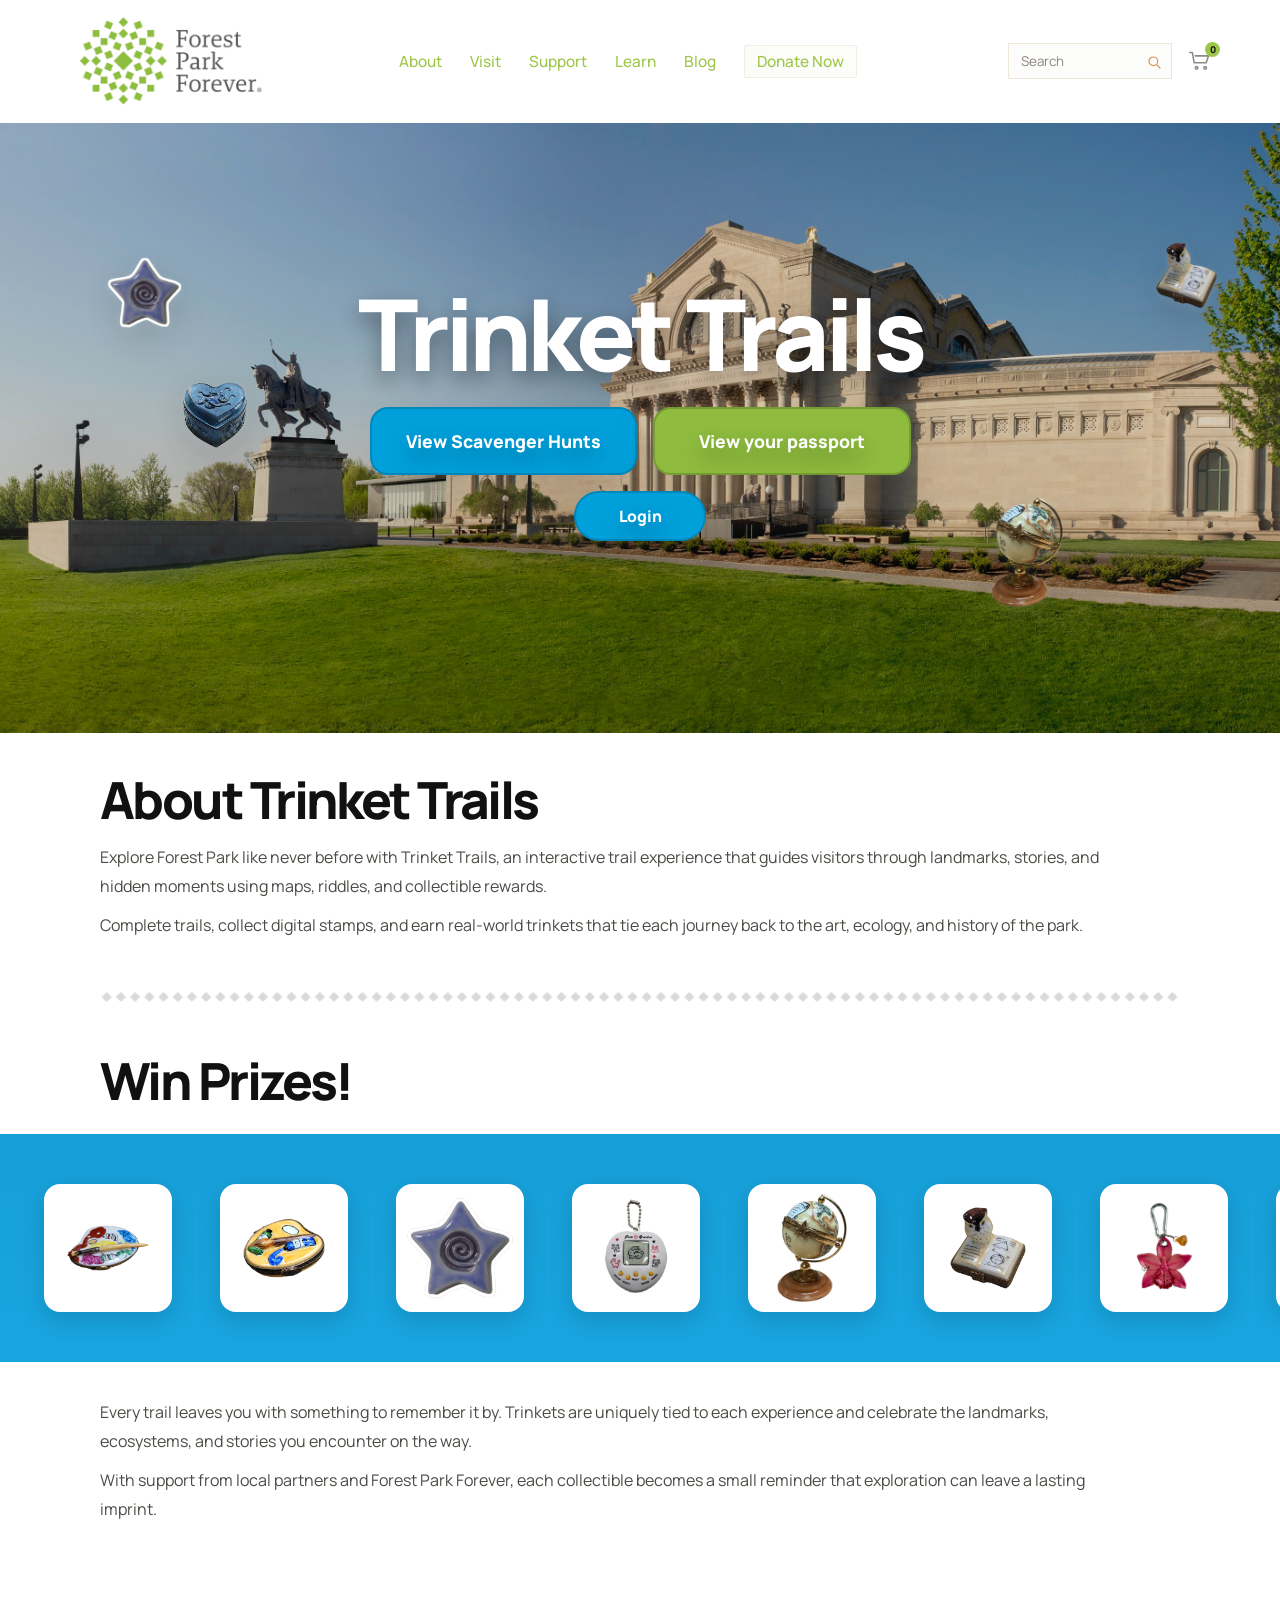
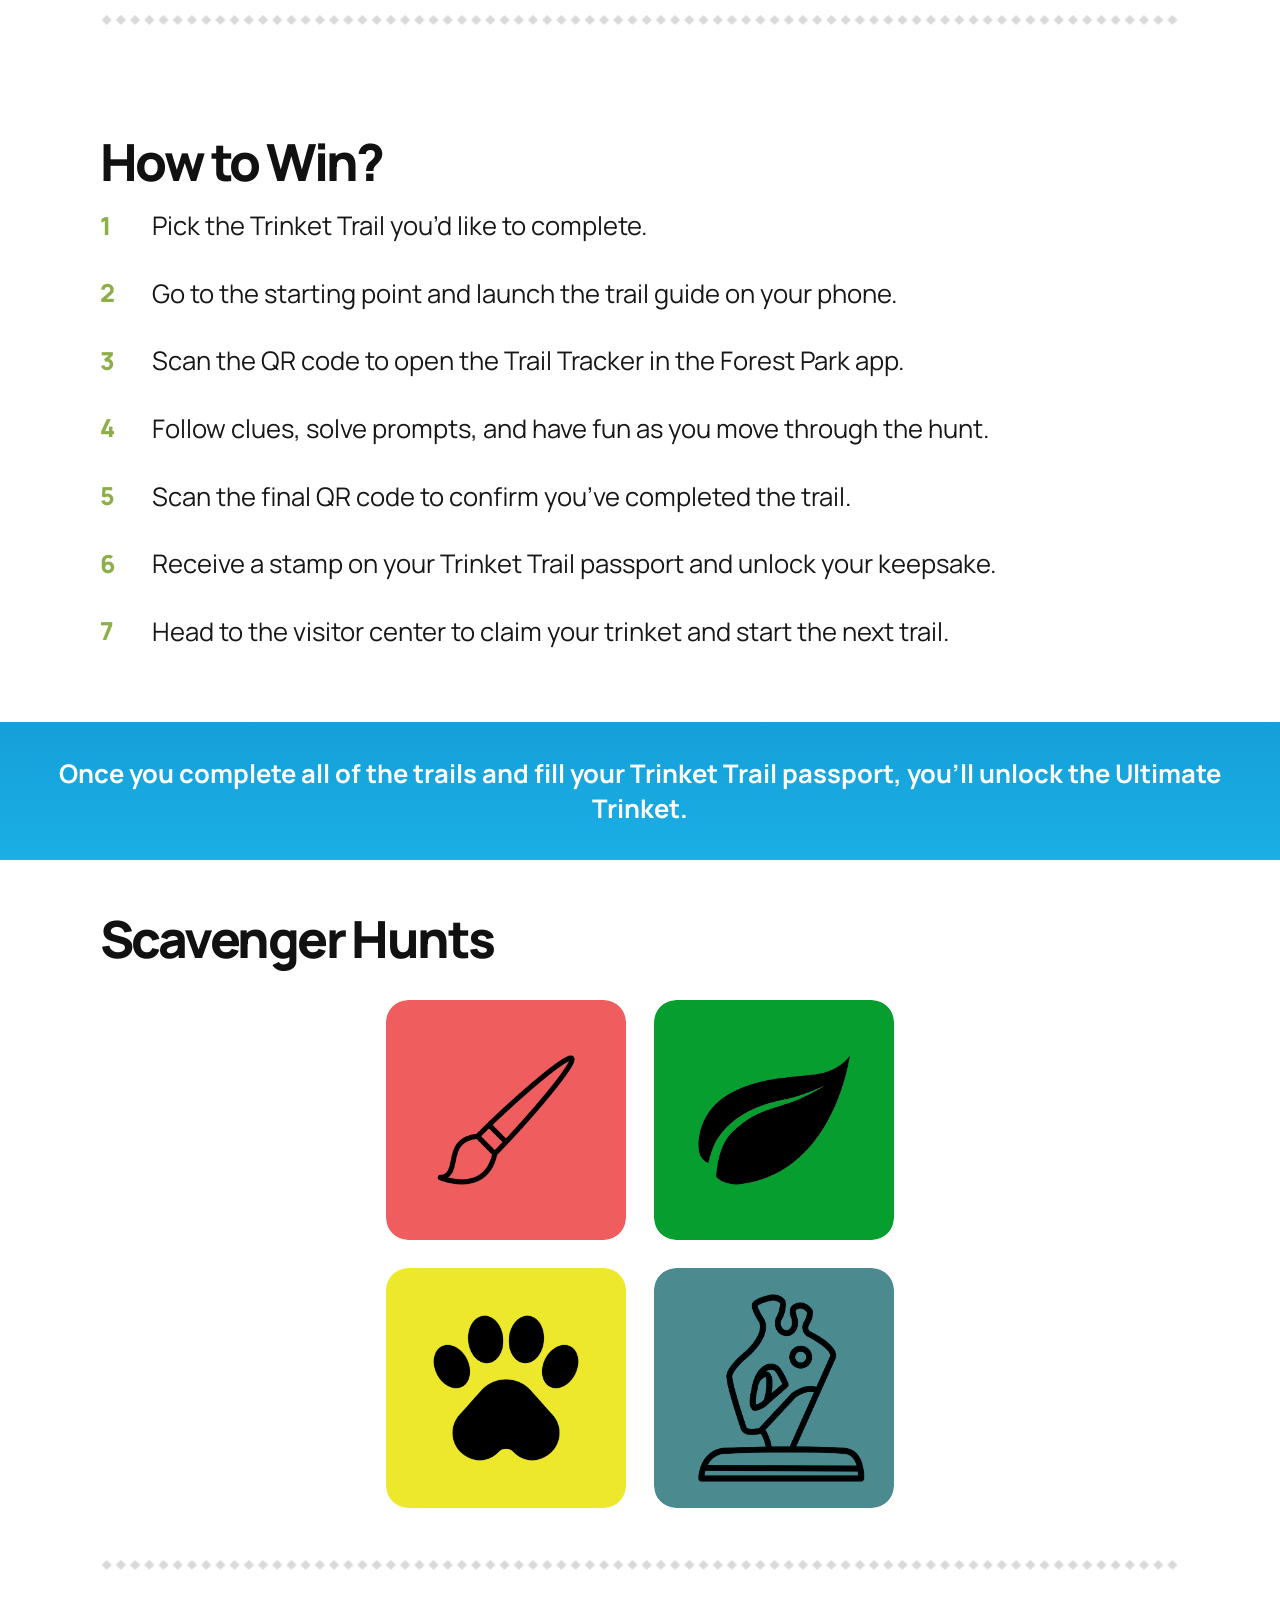
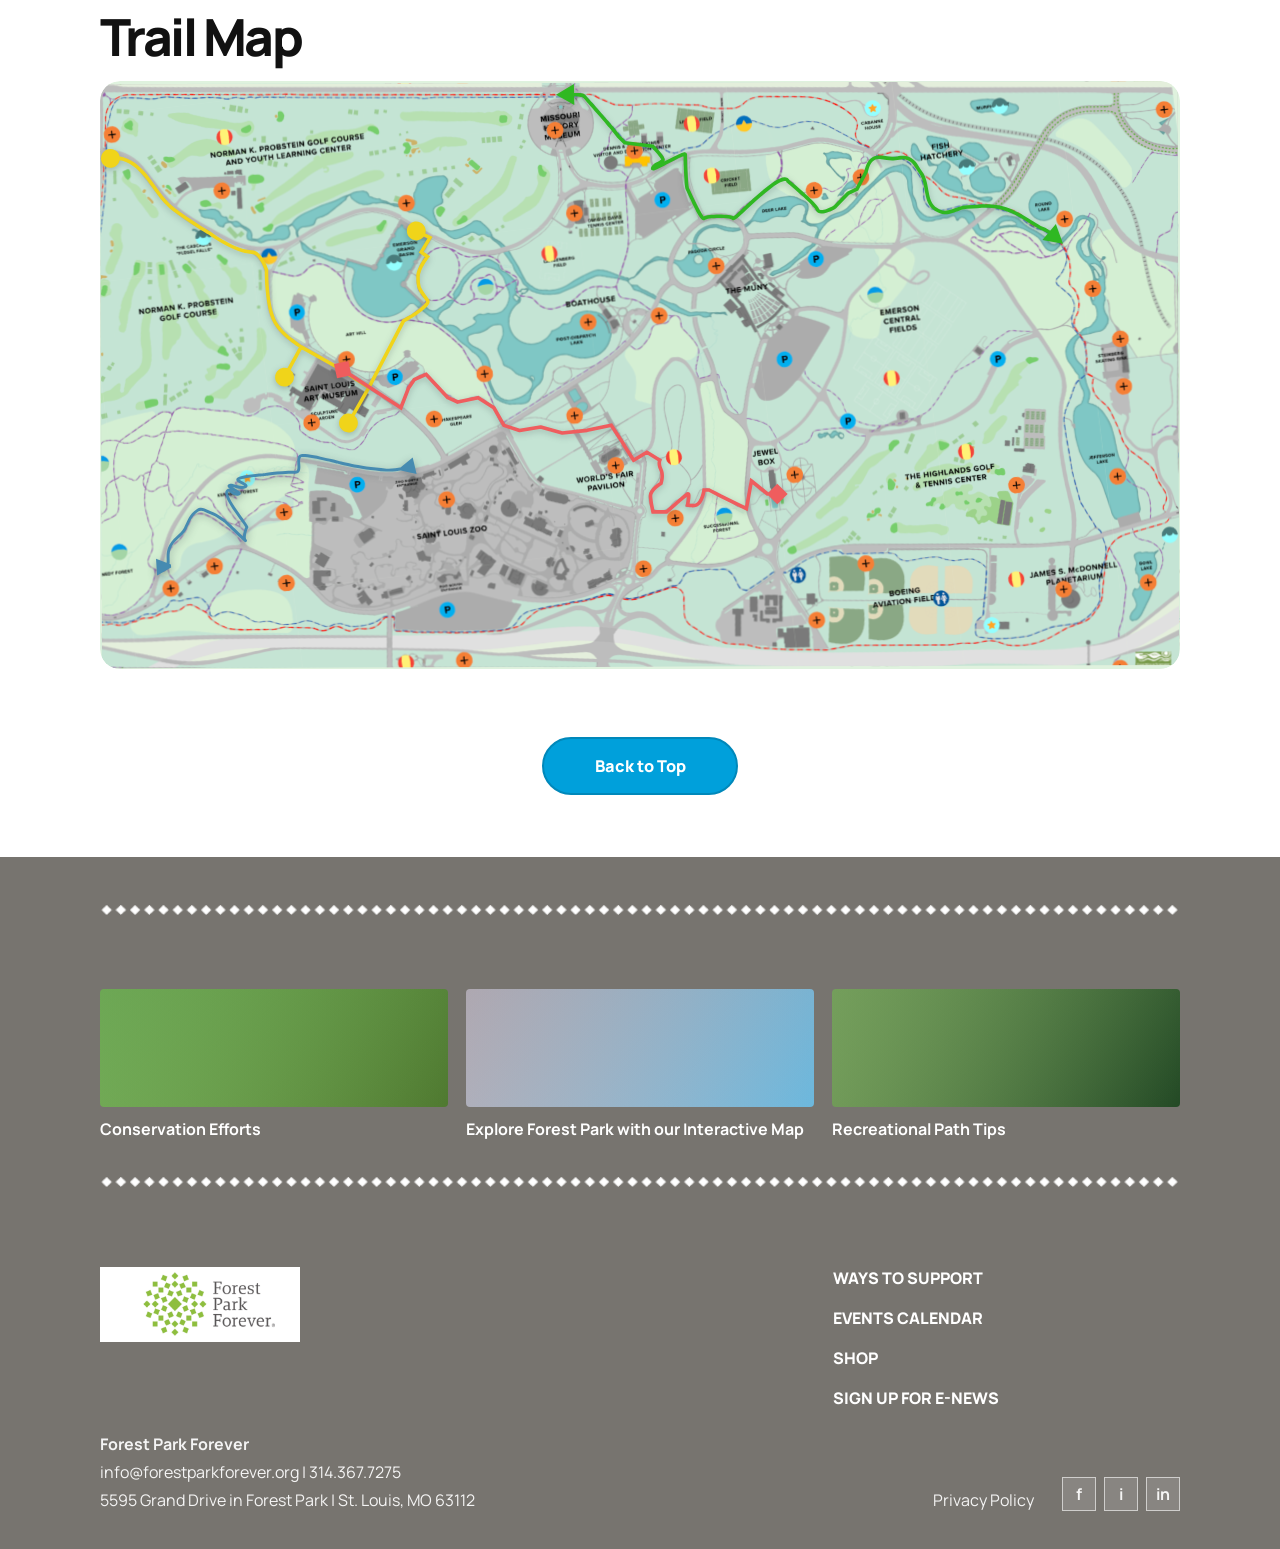
<file: index.html>
<!DOCTYPE html>
<html lang="en">
  <head>
    <meta charset="UTF-8" />
    <meta name="viewport" content="width=device-width, initial-scale=1.0" />
    <title>Trinket Trails</title>
    <link rel="preconnect" href="https://fonts.googleapis.com" />
    <link rel="preconnect" href="https://fonts.gstatic.com" crossorigin />
    <link
      href="https://fonts.googleapis.com/css2?family=Fraunces:wght@600;700&amp;family=Manrope:wght@400;500;700;800&amp;display=swap"
      rel="stylesheet"
    />
    <link rel="stylesheet" href="./styles.css" />
    <script src="./script.js" defer></script>
  </head>
  <body id="top">
    <header class="site-header">
      <a class="brand" href="#top" aria-label="Forest Park Forever home">
        <img
          class="brand-logo"
          src="./assets/fpf-logo-cropped.png"
          alt="Forest Park Forever"
        />
      </a>

      <nav class="main-nav" aria-label="Primary">
        <a href="https://www.forestparkforever.org/about">About</a>
        <a href="https://www.forestparkforever.org/visit">Visit</a>
        <a href="https://www.forestparkforever.org/support">Support</a>
        <a href="https://www.forestparkforever.org/learn">Learn</a>
        <a href="https://www.forestparkforever.org/blog">Blog</a>
        <a class="donate-link" href="https://www.forestparkforever.org/donate">Donate Now</a>
      </nav>

      <div class="header-tools">
        <label class="search-box">
          <span class="visually-hidden">Search</span>
          <input type="search" placeholder="Search" />
          <span class="search-icon" aria-hidden="true">
            <svg viewBox="0 0 24 24" role="presentation">
              <circle cx="11" cy="11" r="6.5"></circle>
              <path d="M16 16L21 21"></path>
            </svg>
          </span>
        </label>
        <button class="cart-button" type="button" aria-label="Cart">
          <svg viewBox="0 0 28 24" role="presentation">
            <path d="M2 2H5L7.2 14H21.2L24 6H8.4"></path>
            <circle cx="10" cy="20" r="1.5"></circle>
            <circle cx="20" cy="20" r="1.5"></circle>
          </svg>
          <span class="cart-count">0</span>
        </button>
      </div>
    </header>

    <main>
      <section class="hero" id="visit">
        <div class="hero-orbs" aria-hidden="true">
          <img class="hero-orb" data-trinket="coin" src="./assets/hero-trinkets/coin.png" alt="" />
          <img class="hero-orb" data-trinket="globe" src="./assets/hero-trinkets/globe.png" alt="" />
          <img class="hero-orb" data-trinket="owl" src="./assets/hero-trinkets/owl.png" alt="" />
          <img class="hero-orb" data-trinket="heart-box" src="./assets/hero-trinkets/heart-box.png" alt="" />
        </div>
        <div class="hero-inner">
          <h1>Trinket Trails</h1>
          <div class="hero-actions">
            <a class="cta-button" href="#hunts">View Scavenger Hunts</a>
            <a class="cta-button secondary-cta" href="./Passport.html">
              View your passport
            </a>
          </div>
          <button class="hero-login-button" type="button" data-login-trigger>Login</button>
        </div>
      </section>

      <section class="content-section" id="about">
        <h2>About Trinket Trails</h2>
        <p>
          Explore Forest Park like never before with Trinket Trails, an interactive trail
          experience that guides visitors through landmarks, stories, and hidden moments
          using maps, riddles, and collectible rewards.
        </p>
        <p>
          Complete trails, collect digital stamps, and earn real-world trinkets that tie
          each journey back to the art, ecology, and history of the park.
        </p>
      </section>
      <div class="mockup-divider" aria-hidden="true"></div>

      <section class="prize-section">
        <div class="content-section section-heading">
          <h2>Win Prizes!</h2>
        </div>
        <div class="prize-strip">
          <div class="prize-track">
            <article class="prize-card"><img class="prize-icon" src="./assets/prizes/prize-3.jpeg" alt="Prize trinket 3" /></article>
            <article class="prize-card"><img class="prize-icon" src="./assets/prizes/prize-4.jpeg" alt="Prize trinket 4" /></article>
            <article class="prize-card"><img class="prize-icon" src="./assets/prizes/prize-5.jpeg" alt="Prize trinket 5" /></article>
            <article class="prize-card"><img class="prize-icon" src="./assets/prizes/prize-6.jpeg" alt="Prize trinket 6" /></article>
            <article class="prize-card"><img class="prize-icon" src="./assets/prizes/prize-7.jpeg" alt="Prize trinket 7" /></article>
            <article class="prize-card"><img class="prize-icon" src="./assets/prizes/prize-8.jpeg" alt="Prize trinket 8" /></article>
            <article class="prize-card"><img class="prize-icon" src="./assets/prizes/prize-9.jpeg" alt="Prize trinket 9" /></article>
            <article class="prize-card"><img class="prize-icon" src="./assets/prizes/prize-11.jpeg" alt="Prize trinket 11" /></article>
            <article class="prize-card" aria-hidden="true"><img class="prize-icon" src="./assets/prizes/prize-3.jpeg" alt="" /></article>
            <article class="prize-card" aria-hidden="true"><img class="prize-icon" src="./assets/prizes/prize-4.jpeg" alt="" /></article>
            <article class="prize-card" aria-hidden="true"><img class="prize-icon" src="./assets/prizes/prize-5.jpeg" alt="" /></article>
            <article class="prize-card" aria-hidden="true"><img class="prize-icon" src="./assets/prizes/prize-6.jpeg" alt="" /></article>
            <article class="prize-card" aria-hidden="true"><img class="prize-icon" src="./assets/prizes/prize-7.jpeg" alt="" /></article>
            <article class="prize-card" aria-hidden="true"><img class="prize-icon" src="./assets/prizes/prize-8.jpeg" alt="" /></article>
            <article class="prize-card" aria-hidden="true"><img class="prize-icon" src="./assets/prizes/prize-9.jpeg" alt="" /></article>
            <article class="prize-card" aria-hidden="true"><img class="prize-icon" src="./assets/prizes/prize-11.jpeg" alt="" /></article>
          </div>
        </div>
        <div class="content-section prize-copy">
          <p>
            Every trail leaves you with something to remember it by. Trinkets are uniquely
            tied to each experience and celebrate the landmarks, ecosystems, and stories
            you encounter on the way.
          </p>
          <p>
            With support from local partners and Forest Park Forever, each collectible
            becomes a small reminder that exploration can leave a lasting imprint.
          </p>
        </div>
      </section>
      <div class="mockup-divider section-divider" aria-hidden="true"></div>

      <section class="content-section how-section" id="learn">
        <h2>How to Win?</h2>
        <div class="steps">
          <article class="step">
            <div class="step-number">1</div>
            <p>Pick the Trinket Trail you’d like to complete.</p>
          </article>
          <article class="step">
            <div class="step-number">2</div>
            <p>Go to the starting point and launch the trail guide on your phone.</p>
          </article>
          <article class="step">
            <div class="step-number">3</div>
            <p>Scan the QR code to open the Trail Tracker in the Forest Park app.</p>
          </article>
          <article class="step">
            <div class="step-number">4</div>
            <p>Follow clues, solve prompts, and have fun as you move through the hunt.</p>
          </article>
          <article class="step">
            <div class="step-number">5</div>
            <p>Scan the final QR code to confirm you’ve completed the trail.</p>
          </article>
          <article class="step">
            <div class="step-number">6</div>
            <p>Receive a stamp on your Trinket Trail passport and unlock your keepsake.</p>
          </article>
          <article class="step">
            <div class="step-number">7</div>
            <p>Head to the visitor center to claim your trinket and start the next trail.</p>
          </article>
        </div>
      </section>

      <section class="banner-callout">
        <p>
          Once you complete all of the trails and fill your Trinket Trail passport, you’ll
          unlock the Ultimate Trinket.
        </p>
      </section>

      <section class="content-section hunts-section" id="hunts">
        <h2>Scavenger Hunts</h2>
        <div class="hunt-grid static-hunts">
          <a
            class="hunt-card-link"
            href="./ArtWalkPath.html?promptLogin=1"
            aria-label="Open Art Walk Path"
          >
            <article class="hunt-card walk-card">
              <img src="./assets/walks/walk-1.png" alt="Art Walk icon" />
              <span class="walk-card-label">
                <span class="walk-card-title">Art Walk</span>
                <span class="walk-card-meta">25-30 min walk</span>
                <span class="walk-card-meta">Difficulty: Medium</span>
              </span>
            </article>
          </a>
          <a class="hunt-card-link" href="#hunts" aria-label="Nature Walk">
            <article class="hunt-card walk-card">
              <img src="./assets/walks/walk-3.png" alt="Nature Walk icon" />
              <span class="walk-card-label">
                <span class="walk-card-title">Nature Walk</span>
                <span class="walk-card-meta">20-25 min walk</span>
                <span class="walk-card-meta">Difficulty: Easy</span>
              </span>
            </article>
          </a>
          <a class="hunt-card-link" href="#hunts" aria-label="Animal Path">
            <article class="hunt-card walk-card">
              <img src="./assets/walks/walk-4.png" alt="Animal Path icon" />
              <span class="walk-card-label">
                <span class="walk-card-title">Animal Path</span>
                <span class="walk-card-meta">15-20 min walk</span>
                <span class="walk-card-meta">Difficulty: Easy</span>
              </span>
            </article>
          </a>
          <a class="hunt-card-link" href="#hunts" aria-label="Scultpure Stroll">
            <article class="hunt-card walk-card walk-card-sculpture">
              <img src="./assets/walks/walk-2.png" alt="Scultpure Stroll icon" />
              <span class="walk-card-label">
                <span class="walk-card-title">Scultpure Stroll</span>
                <span class="walk-card-meta">20-25 min walk</span>
                <span class="walk-card-meta">Difficulty: Easy</span>
              </span>
            </article>
          </a>
        </div>
      </section>
      <div class="mockup-divider" aria-hidden="true"></div>

      <section class="content-section map-section" id="support">
        <h2>Trail Map</h2>
        <div class="map-card">
          <div class="interactive-map" role="img" aria-label="Greater trail map with clickable trails">
            <img
              class="interactive-map-base"
              src="./assets/greater-trail-map-base.svg"
              alt="Greater trail map"
            />

            <a class="map-trail map-trail-yellow" href="#hunts" aria-label="Animal Path">
              <img src="./assets/map-line-5.svg" alt="" aria-hidden="true" />
              <span class="map-trail-label">Animal Path</span>
            </a>

            <a
              class="map-trail map-trail-red"
              href="./ArtWalkPath.html?promptLogin=1"
              aria-label="Art Walk"
            >
              <img src="./assets/map-line-1.svg" alt="" aria-hidden="true" />
              <span class="map-trail-label">Art Walk</span>
            </a>

            <a class="map-trail map-trail-purple" href="#hunts" aria-label="Sculpture Stroll">
              <img src="./assets/map-line-4.svg" alt="" aria-hidden="true" />
              <span class="map-trail-label">Sculpture Stroll</span>
            </a>

            <a class="map-trail map-trail-green" href="#hunts" aria-label="Nature Walk">
              <img src="./assets/map-line-3.svg" alt="" aria-hidden="true" />
              <span class="map-trail-label">Nature Walk</span>
            </a>
          </div>
        </div>
      </section>

      <div class="footer-backtotop">
        <a class="backtotop-button" href="#visit">Back to Top</a>
      </div>
    </main>

    <footer class="site-footer" id="footer">
      <div class="mockup-divider footer-divider" aria-hidden="true"></div>
      <section class="footer-highlights" id="blog">
        <article class="footer-story">
          <div class="story-image story-one"></div>
          <h3>Conservation Efforts</h3>
        </article>
        <article class="footer-story">
          <div class="story-image story-two"></div>
          <h3>Explore Forest Park with our Interactive Map</h3>
        </article>
        <article class="footer-story">
          <div class="story-image story-three"></div>
          <h3>Recreational Path Tips</h3>
        </article>
      </section>
      <div class="mockup-divider footer-divider" aria-hidden="true"></div>

      <section class="footer-main">
        <div class="footer-brand">
          <img
            class="footer-brand-logo"
            src="./assets/fpf-logo-cropped.png"
            alt="Forest Park Forever"
          />
        </div>

        <div class="footer-links">
          <a href="#support">Ways to Support</a>
          <a href="#visit">Events Calendar</a>
          <a href="#hunts">Shop</a>
          <a href="#about">Sign Up for E-News</a>
        </div>
      </section>

      <section class="footer-bottom">
        <div>
          <strong>Forest Park Forever</strong>
          <p>info@forestparkforever.org | 314.367.7275</p>
          <p>5595 Grand Drive in Forest Park | St. Louis, MO 63112</p>
        </div>
        <a href="#top">Privacy Policy</a>
        <div class="socials" aria-label="Social links">
          <a href="#top" aria-label="Facebook">f</a>
          <a href="#top" aria-label="Instagram">i</a>
          <a href="#top" aria-label="LinkedIn">in</a>
        </div>
      </section>
    </footer>

  </body>
</html>
</file>
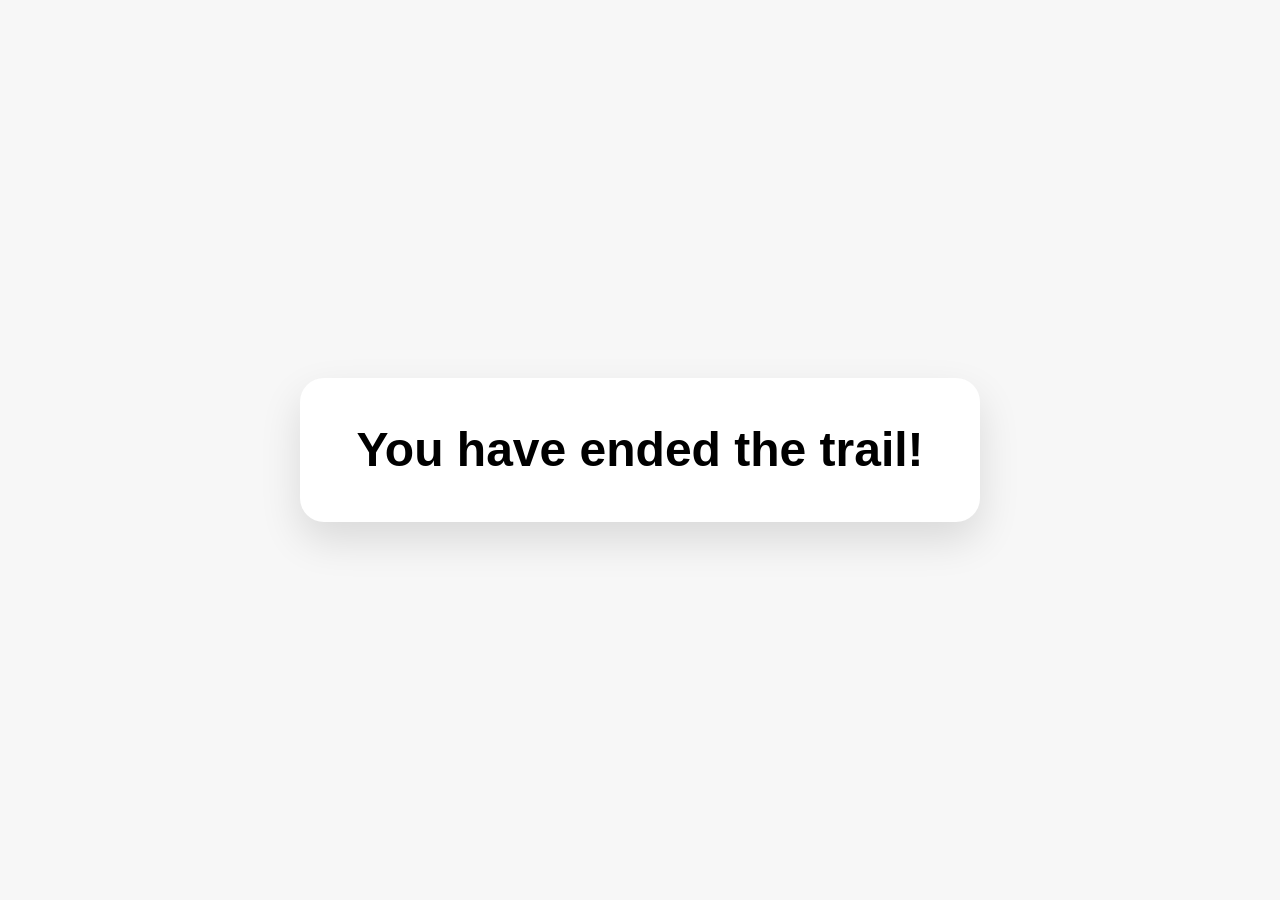
<file: finish-trail.html>
<!DOCTYPE html>
<html lang="en">
  <head>
    <meta charset="UTF-8" />
    <meta name="viewport" content="width=device-width, initial-scale=1.0" />
    <title>Finish Trail</title>
    <style>
      body { margin: 0; min-height: 100vh; display: grid; place-items: center; background: #f7f7f7; font-family: Manrope, Arial, sans-serif; }
      .panel { background: #ffffff; padding: 48px 56px; border-radius: 24px; box-shadow: 0 18px 42px rgba(0,0,0,0.12); text-align: center; }
      h1 { margin: 0; font-size: clamp(2rem, 4vw, 3rem); line-height: 1; }
    </style>
  </head>
  <body>
    <div class="panel"><h1>You have ended the trail!</h1></div>
    <script>
      const ART_WALK_STARTED_KEY = 'trinket-trails-art-walk-started';
      const ART_WALK_FINISHED_KEY = 'trinket-trails-art-walk-finished';
      const ART_WALK_REWARD_PENDING_KEY = 'trinket-trails-art-walk-reward-pending';
      const ART_WALK_STAMP_PENDING_KEY = 'trinket-trails-art-walk-stamp-pending';
      if (sessionStorage.getItem(ART_WALK_STARTED_KEY) === 'true') {
        sessionStorage.setItem(ART_WALK_FINISHED_KEY, 'true');
        sessionStorage.setItem(ART_WALK_REWARD_PENDING_KEY, 'true');
        sessionStorage.setItem(ART_WALK_STAMP_PENDING_KEY, 'true');
      }
      setTimeout(() => { window.location.href = './ArtWalkPath.html#trail-checkin'; }, 1200);
    </script>
  </body>
</html>
</file>
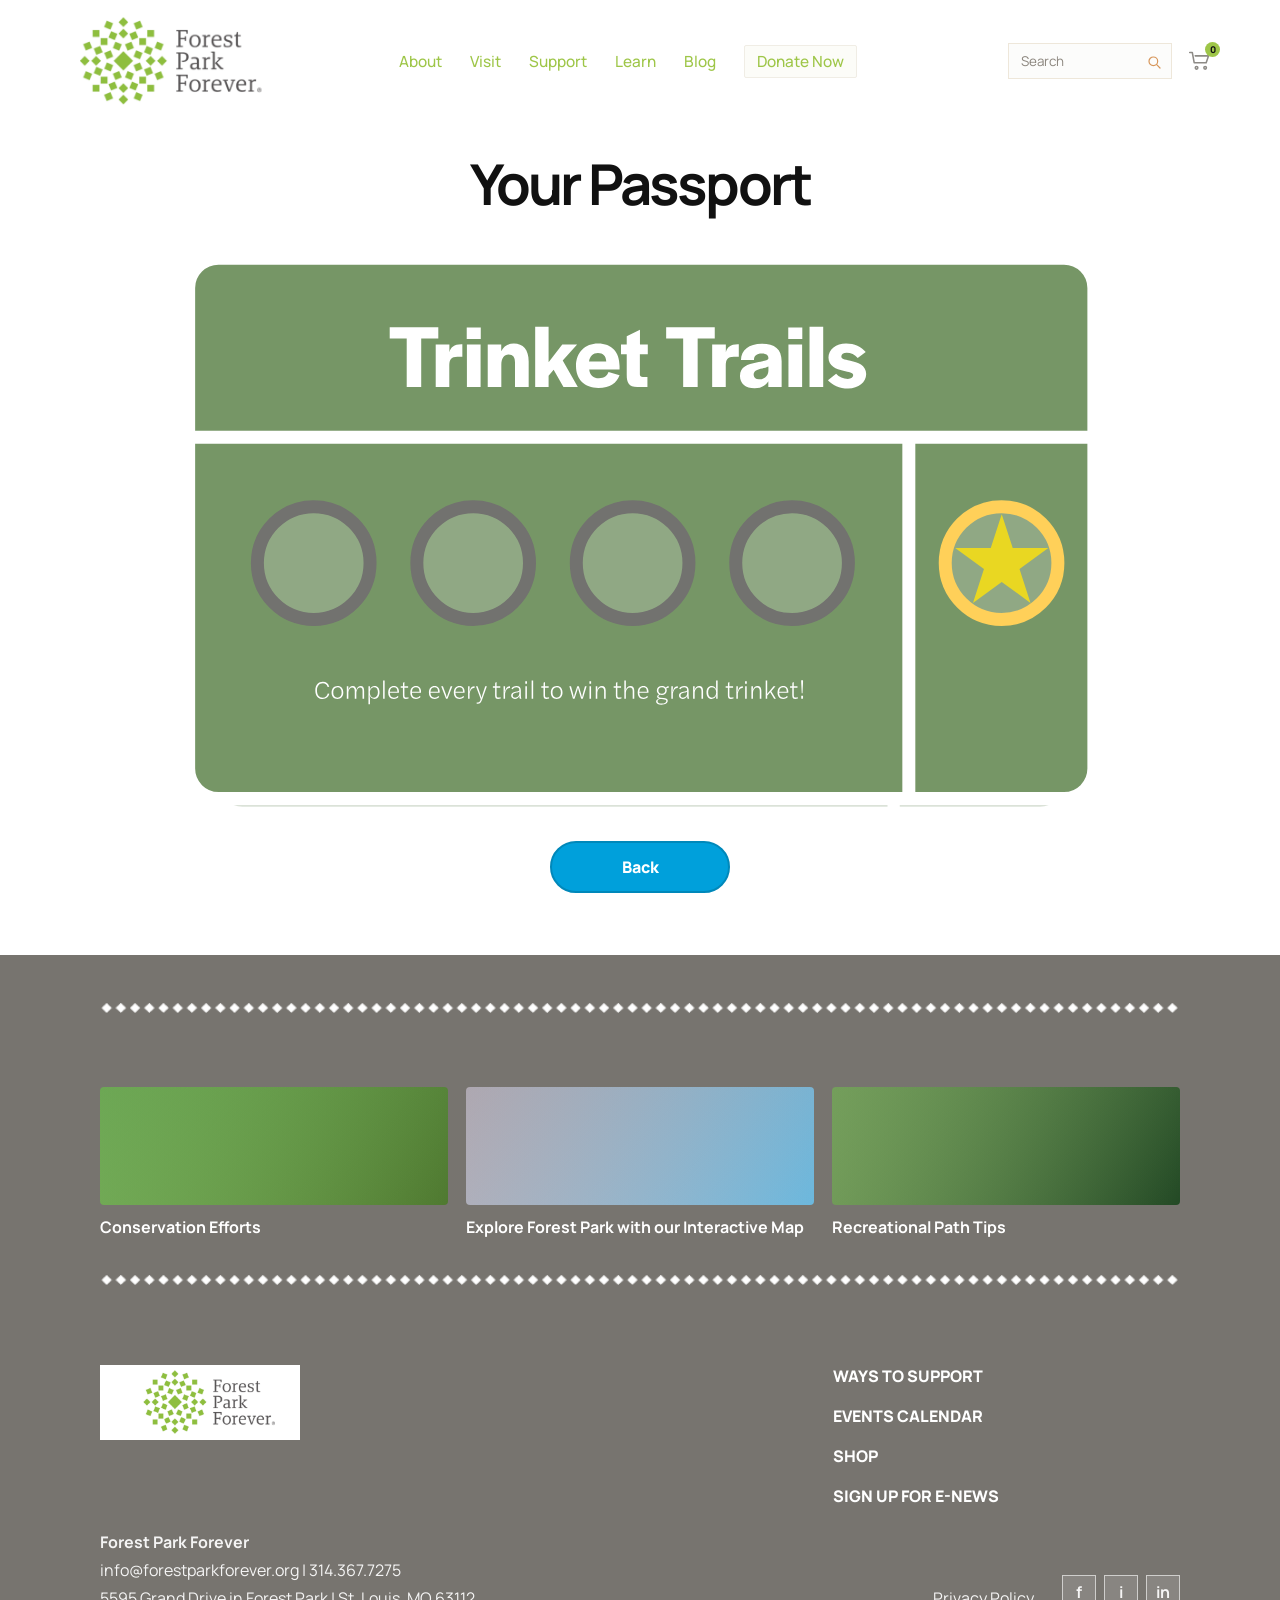
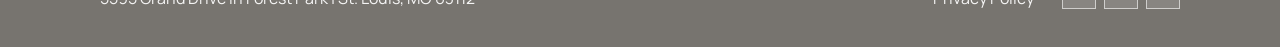
<file: Passport.html>
<!DOCTYPE html>
<html lang="en">
  <head>
    <meta charset="UTF-8" />
    <meta name="viewport" content="width=device-width, initial-scale=1.0" />
    <title>Trinket Trails Passport</title>
    <link rel="preconnect" href="https://fonts.googleapis.com" />
    <link rel="preconnect" href="https://fonts.gstatic.com" crossorigin />
    <link
      href="https://fonts.googleapis.com/css2?family=Fraunces:wght@600;700&amp;family=Manrope:wght@400;500;700;800&amp;display=swap"
      rel="stylesheet"
    />
    <link rel="stylesheet" href="./styles.css" />
    <script src="./script.js" defer></script>
  </head>
  <body class="passport-page" id="top">
    <header class="site-header">
      <a class="brand" href="./index.html" aria-label="Forest Park Forever home">
        <img
          class="brand-logo"
          src="./assets/fpf-logo-cropped.png"
          alt="Forest Park Forever"
        />
      </a>

      <nav class="main-nav" aria-label="Primary">
        <a href="https://www.forestparkforever.org/about">About</a>
        <a href="https://www.forestparkforever.org/visit">Visit</a>
        <a href="https://www.forestparkforever.org/support">Support</a>
        <a href="https://www.forestparkforever.org/learn">Learn</a>
        <a href="https://www.forestparkforever.org/blog">Blog</a>
        <a class="donate-link" href="https://www.forestparkforever.org/donate">Donate Now</a>
      </nav>

      <div class="header-tools">
        <label class="search-box">
          <span class="visually-hidden">Search</span>
          <input type="search" placeholder="Search" />
          <span class="search-icon" aria-hidden="true">
            <svg viewBox="0 0 24 24" role="presentation">
              <circle cx="11" cy="11" r="6.5"></circle>
              <path d="M16 16L21 21"></path>
            </svg>
          </span>
        </label>
        <button class="cart-button" type="button" aria-label="Cart">
          <svg viewBox="0 0 28 24" role="presentation">
            <path d="M2 2H5L7.2 14H21.2L24 6H8.4"></path>
            <circle cx="10" cy="20" r="1.5"></circle>
            <circle cx="20" cy="20" r="1.5"></circle>
          </svg>
          <span class="cart-count">0</span>
        </button>
      </div>
    </header>

    <main class="passport-main">
      <section class="passport-shell">
        <h1 class="passport-title">Your Passport</h1>

        <div class="passport-display" aria-label="Trinket Trails passport progress">
          <div class="passport-card-stack">
            <img
              class="passport-card-back"
              src="./assets/passport-2.svg"
              alt=""
              aria-hidden="true"
            />
            <img
              class="passport-card-front"
              src="./assets/passport-1.svg"
              alt="Trinket Trails passport card"
            />
            <img
              class="passport-earned-stamp"
              src="./assets/passport-stamp-2.svg"
              alt="Earned passport stamp"
              hidden
              data-passport-earned-stamp
            />
          </div>
        </div>

        <div class="passport-actions-row">
          <a class="passport-return-button" href="./index.html" data-history-back>Back</a>
        </div>
      </section>
    </main>

    <footer class="site-footer" id="footer">
      <div class="mockup-divider footer-divider" aria-hidden="true"></div>
      <section class="footer-highlights" id="blog">
        <article class="footer-story">
          <div class="story-image story-one"></div>
          <h3>Conservation Efforts</h3>
        </article>
        <article class="footer-story">
          <div class="story-image story-two"></div>
          <h3>Explore Forest Park with our Interactive Map</h3>
        </article>
        <article class="footer-story">
          <div class="story-image story-three"></div>
          <h3>Recreational Path Tips</h3>
        </article>
      </section>
      <div class="mockup-divider footer-divider" aria-hidden="true"></div>

      <section class="footer-main">
        <div class="footer-brand">
          <img
            class="footer-brand-logo"
            src="./assets/fpf-logo-cropped.png"
            alt="Forest Park Forever"
          />
        </div>

        <div class="footer-links">
          <a href="./index.html#support">Ways to Support</a>
          <a href="./index.html#visit">Events Calendar</a>
          <a href="./index.html#hunts">Shop</a>
          <a href="./index.html#about">Sign Up for E-News</a>
        </div>
      </section>

      <section class="footer-bottom">
        <div>
          <strong>Forest Park Forever</strong>
          <p>info@forestparkforever.org | 314.367.7275</p>
          <p>5595 Grand Drive in Forest Park | St. Louis, MO 63112</p>
        </div>
        <a href="#top">Privacy Policy</a>
        <div class="socials" aria-label="Social links">
          <a href="#top" aria-label="Facebook">f</a>
          <a href="#top" aria-label="Instagram">i</a>
          <a href="#top" aria-label="LinkedIn">in</a>
        </div>
      </section>
    </footer>
  </body>
</html>
</file>
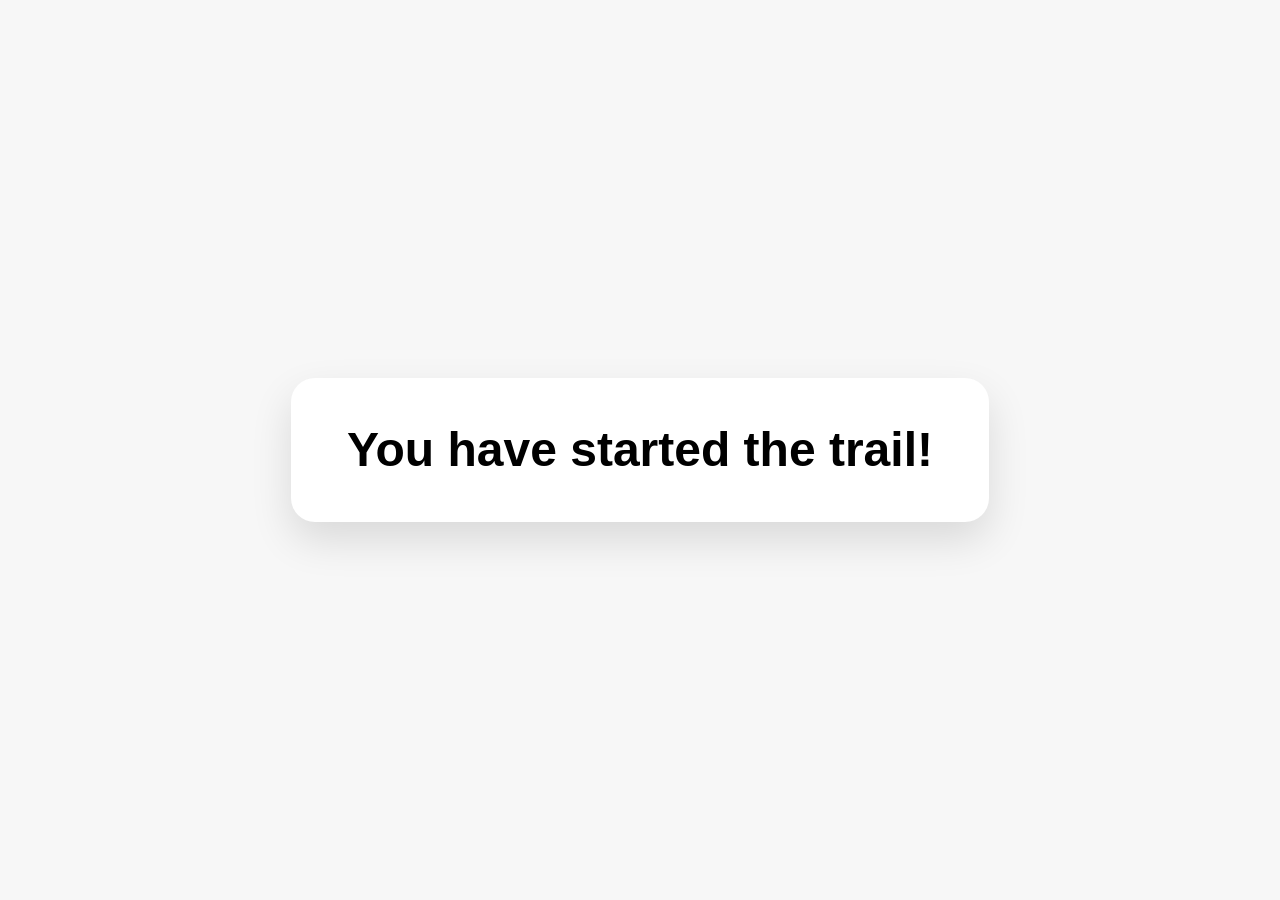
<file: start-trail.html>
<!DOCTYPE html>
<html lang="en">
  <head>
    <meta charset="UTF-8" />
    <meta name="viewport" content="width=device-width, initial-scale=1.0" />
    <title>Start Trail</title>
    <style>
      body { margin: 0; min-height: 100vh; display: grid; place-items: center; background: #f7f7f7; font-family: Manrope, Arial, sans-serif; }
      .panel { background: #ffffff; padding: 48px 56px; border-radius: 24px; box-shadow: 0 18px 42px rgba(0,0,0,0.12); text-align: center; }
      h1 { margin: 0; font-size: clamp(2rem, 4vw, 3rem); line-height: 1; }
    </style>
  </head>
  <body>
    <div class="panel"><h1>You have started the trail!</h1></div>
    <script>
      sessionStorage.setItem('trinket-trails-art-walk-started', 'true');
      sessionStorage.removeItem('trinket-trails-art-walk-finished');
      sessionStorage.removeItem('trinket-trails-art-walk-reward-pending');
      sessionStorage.removeItem('trinket-trails-art-walk-stamp-pending');
      setTimeout(() => { window.location.href = './ArtWalkPath.html#trail-checkin'; }, 1200);
    </script>
  </body>
</html>
</file>
<file: styles.css>
:root {
  --page-bg: #f7f4ec;
  --paper: #fffdf8;
  --text: #111111;
  --muted: #4d4a45;
  --button-primary: #00a0db;
  --button-primary-hover: #28b4e7;
  --button-primary-border: #0088ba;
  --button-secondary: #8fbc3f;
  --button-secondary-hover: #a5cb5a;
  --button-secondary-border: #769d31;
  --green: #93bf3f;
  --green-soft: #b8c8ae;
  --green-deep: #3f5a2b;
  --sky: #3bbcf2;
  --sky-deep: #169fd8;
  --sun: #fff59d;
  --footer: #77746f;
  --divider: #d8d2c7;
  --shadow: 0 22px 55px rgba(36, 38, 27, 0.12);
  --radius-lg: 30px;
  --radius-md: 22px;
  --content-width: min(1080px, calc(100vw - 48px));
}

* {
  box-sizing: border-box;
}

html {
  scroll-behavior: smooth;
  scroll-padding-top: 24px;
}

body {
  margin: 0;
  min-width: 320px;
  overflow-x: hidden;
  background: #ffffff;
  color: var(--text);
  font-family: "Manrope", sans-serif;
}

a {
  color: inherit;
  text-decoration: none;
}

button,
input {
  font: inherit;
}

.visually-hidden {
  position: absolute;
  width: 1px;
  height: 1px;
  padding: 0;
  margin: -1px;
  overflow: hidden;
  clip: rect(0, 0, 0, 0);
  white-space: nowrap;
  border: 0;
}

.site-header {
  width: min(100%, calc(100vw - 40px));
  margin: 0 auto;
  min-height: 116px;
  padding: 10px 0;
  display: grid;
  grid-template-columns: auto 1fr auto;
  gap: 34px;
  align-items: center;
  background: #ffffff;
}

.brand {
  display: inline-flex;
  align-items: center;
  margin-left: 0;
}

.brand-logo {
  display: block;
  width: min(100%, 276px);
  height: auto;
}

.main-nav {
  display: flex;
  align-items: center;
  justify-content: center;
  align-self: center;
  gap: clamp(20px, 2.2vw, 32px);
  margin-left: -380px;
  color: #9ec648;
  font-weight: 500;
  font-size: clamp(0.95rem, 1.2vw, 1rem);
  line-height: 1;
  min-height: 100%;
}

.main-nav a {
  position: relative;
  display: inline-flex;
  align-items: center;
}

.main-nav a::after {
  content: "";
  position: absolute;
  left: 0;
  bottom: -10px;
  width: 100%;
  height: 2px;
  background: currentColor;
  transform: scaleX(0);
  transform-origin: center;
  transition: transform 160ms ease;
}

.main-nav a:hover::after,
.main-nav a:focus-visible::after {
  transform: scaleX(1);
}

.donate-link {
  padding: 8px 12px;
  border: 1px solid #f0ede5;
  border-radius: 2px;
  background: #fcfcf8;
  white-space: nowrap;
}

.header-tools {
  display: flex;
  align-items: center;
  justify-self: end;
  gap: 10px;
  margin-right: 42px;
}

.search-box {
  position: relative;
  display: block;
}

.search-box input {
  width: 164px;
  height: 36px;
  border: 1px solid #eee7da;
  background: #fcfcfb;
  border-radius: 0;
  padding: 7px 34px 7px 12px;
  outline: none;
  color: #57544f;
  font-size: 0.84rem;
}

.search-box input::placeholder {
  color: #8b857d;
}

.search-icon {
  position: absolute;
  top: 50%;
  right: 10px;
  width: 16px;
  height: 16px;
  transform: translateY(-50%);
  color: #d7965a;
}

.search-icon svg,
.cart-button svg {
  width: 100%;
  height: 100%;
  fill: none;
  stroke: currentColor;
  stroke-width: 1.8;
  stroke-linecap: round;
  stroke-linejoin: round;
}

.cart-button {
  position: relative;
  width: 36px;
  height: 36px;
  display: grid;
  place-items: center;
  border: 0;
  background: transparent;
  color: #8d8a86;
  cursor: pointer;
}

.cart-button svg {
  width: 24px;
  height: 24px;
}

.cart-count {
  position: absolute;
  top: -1px;
  right: -2px;
  min-width: 15px;
  height: 15px;
  display: grid;
  place-items: center;
  padding: 0 3px;
  border-radius: 999px;
  background: #9ec648;
  color: #111;
  font-size: 0.58rem;
  font-weight: 800;
}

.hero {
  position: relative;
  width: 100%;
  min-height: 610px;
  margin: 0 auto;
  overflow: hidden;
  background-color: #cfd6d0;
  background-image:
    linear-gradient(180deg, rgba(0, 0, 0, 0.12), rgba(0, 0, 0, 0.18)),
    url("./assets/exterior-slam.jpg");
  background-position: center;
  background-repeat: no-repeat;
  background-size: cover;
}

.hero-orbs {
  position: absolute;
  inset: 0;
  z-index: 1;
  pointer-events: none;
}

.hero-orb {
  position: absolute;
  width: clamp(72px, 8vw, 112px);
  height: auto;
  object-fit: contain;
  filter:
    drop-shadow(0 10px 18px rgba(0, 0, 0, 0.14)) drop-shadow(0 2px 5px rgba(255, 255, 255, 0.14));
  animation: hero-float 8.8s ease-in-out infinite;
  opacity: 0.98;
  will-change: transform;
}

@keyframes hero-float {

  0%,
  100% {
    transform: translate3d(0, -2px, 0);
  }

  50% {
    transform: translate3d(0, 5px, 0);
  }
}

.hero-inner {
  position: relative;
  z-index: 2;
  display: grid;
  justify-items: center;
  align-content: center;
  min-height: 610px;
  padding: 72px 20px 100px;
  text-align: center;
}

.hero-actions {
  display: flex;
  flex-wrap: wrap;
  justify-content: center;
  gap: 16px;
}

.hero-login-button {
  margin-top: 16px;
  min-width: 132px;
  min-height: 48px;
  padding: 12px 22px;
  border: 2px solid var(--button-primary-border);
  border-radius: 999px;
  background: var(--button-primary);
  color: #ffffff;
  font-size: 0.98rem;
  font-weight: 800;
  text-shadow: 0 9px 22px rgba(0, 0, 0, 0.4);
  box-shadow: var(--shadow);
  cursor: pointer;
  transition:
    background-color 160ms ease,
    transform 160ms ease,
    box-shadow 160ms ease;
}

.hero-login-button:hover,
.hero-login-button:focus-visible {
  background: var(--button-primary-hover);
  border-color: var(--button-primary-border);
  transform: translateY(-1px);
}

.hero h1,
.content-section h2 {
  font-family: "Manrope", sans-serif;
  font-weight: 800;
  letter-spacing: -0.05em;
}

.hero h1 {
  margin: 0 0 26px;
  color: white;
  font-size: clamp(3.5rem, 8vw, 6.2rem);
  line-height: 0.95;
  text-shadow: 0 9px 22px rgba(0, 0, 0, 0.4);
}

.cta-button {
  display: inline-flex;
  align-items: center;
  justify-content: center;
  min-width: 258px;
  min-height: 66px;
  padding: 20px 34px;
  border: 2px solid var(--button-primary-border);
  border-radius: 18px;
  background: var(--button-primary);
  color: #ffffff;
  font-size: 1.1rem;
  font-weight: 800;
  box-shadow: var(--shadow);
  text-shadow: 0 9px 22px rgba(0, 0, 0, 0.4);
  transition:
    background-color 160ms ease,
    transform 160ms ease,
    box-shadow 160ms ease;
}

.cta-button:hover,
.cta-button:focus-visible {
  background: var(--button-primary-hover);
  border-color: var(--button-primary-border);
  transform: translateY(-1px);
}

.secondary-cta {
  border-color: var(--button-secondary-border);
  background: var(--button-secondary);
  color: #ffffff;
}

.secondary-cta:hover,
.secondary-cta:focus-visible {
  background: var(--button-secondary-hover);
  border-color: var(--button-secondary-border);
}

.content-section {
  width: var(--content-width);
  margin: 0 auto;
  padding: 42px 0;
}

.content-section h2 {
  margin: 0 0 20px;
  font-size: clamp(2.6rem, 4vw, 4rem);
  line-height: 0.95;
}

.content-section p {
  max-width: 1020px;
  margin: 0 0 10px;
  color: var(--muted);
  line-height: 1.8;
}

.mockup-divider {
  width: var(--content-width);
  height: 10px;
  margin: 0 auto;
  background-image: url("./assets/diamond-border.png");
  background-repeat: repeat-x;
  background-position: center;
  background-size: auto 10px;
}

.section-divider {
  margin: 40px auto;
}

.section-heading {
  padding-bottom: 10px;
}

.prize-section {
  margin-top: 12px;
}

.prize-strip {
  width: 100%;
  margin: 0;
  padding: 34px 0;
  overflow: hidden;
  background: linear-gradient(180deg, var(--sky-deep), #19a5e0);
}

.prize-track {
  display: flex;
  align-items: center;
  gap: 24px;
  width: max-content;
  padding: 0 32px;
  animation: prize-carousel 18s linear infinite;
}

.prize-card {
  width: 152px;
  min-width: 152px;
  min-height: 160px;
  padding: 0;
  display: grid;
  place-items: center;
}

.prize-icon {
  width: 128px;
  height: 128px;
  margin: 0 auto;
  padding: 10px;
  border-radius: 16px;
  background: #ffffff;
  object-fit: contain;
  box-shadow: 0 8px 24px rgba(0, 0, 0, 0.14);
}

.prize-copy {
  padding-top: 36px;
}

@keyframes prize-carousel {
  from {
    transform: translateX(0);
  }

  to {
    transform: translateX(calc(-50% - 12px));
  }
}

.how-section {
  padding-top: 72px;
}

.steps {
  display: grid;
  gap: 28px;
}

.step {
  display: grid;
  grid-template-columns: 34px 1fr;
  align-items: center;
  gap: 18px;
}

.step-number {
  color: #8caf47;
  font-size: 1.55rem;
  font-weight: 800;
  line-height: 1;
}

.step p {
  margin: 0;
  font-size: clamp(1.3rem, 2vw, 2rem);
  line-height: 1.55;
  color: #171717;
}

.banner-callout {
  width: 100%;
  margin: 28px auto 0;
  padding: 34px 24px;
  background: linear-gradient(180deg, var(--sky-deep), #1aafe6);
  color: white;
  text-align: center;
  font-size: clamp(1.2rem, 2vw, 1.8rem);
  font-weight: 700;
}

.banner-callout p {
  margin: 0;
}

.hunts-section {
  padding-top: 54px;
}

.hunt-browser {
  display: grid;
  grid-template-columns: auto 1fr auto;
  gap: 30px;
  align-items: center;
}

.hunt-grid.static-hunts {
  width: min(760px, 100%);
  margin: 0 auto;
  grid-template-columns: repeat(2, minmax(0, 240px));
  justify-content: center;
  gap: 28px;
  padding-top: 18px;
}

.arrow-button {
  width: 64px;
  height: 64px;
  border: 0;
  border-radius: 999px;
  background: transparent;
  color: #59caf7;
  font-size: 5rem;
  line-height: 1;
  cursor: pointer;
}

.hunt-grid {
  display: grid;
  grid-template-columns: repeat(3, minmax(0, 1fr));
  gap: 24px;
  padding: 10px 0;
}

.hunt-card {
  min-height: 178px;
  border-radius: 22px;
  background: var(--green-soft);
  box-shadow: inset 0 0 0 1px rgba(147, 191, 63, 0.18);
}

.hunt-card-link {
  display: block;
  transition: transform 180ms ease, opacity 180ms ease;
}

.hunt-grid.static-hunts:hover .hunt-card-link:not(:hover) {
  opacity: 0.48;
}

.hunt-card-link:hover,
.hunt-card-link:focus-visible {
  transform: scale(1.06);
  opacity: 1;
}

.hunt-card-link:focus-visible {
  outline: none;
}

.walk-card {
  position: relative;
  min-height: 0;
  overflow: hidden;
  background: transparent;
  box-shadow: none;
}

.walk-card img {
  display: block;
  width: 100%;
  height: auto;
  border-radius: 22px;
}

.walk-card-sculpture img {
  filter: saturate(1.18) brightness(0.62) hue-rotate(-18deg);
}

.walk-card-label {
  position: absolute;
  inset: 0;
  display: flex;
  flex-direction: column;
  align-items: center;
  justify-content: center;
  gap: 6px;
  padding: 18px;
  border-radius: 22px;
  background: rgba(0, 0, 0, 0.18);
  color: #ffffff;
  font-family: "Manrope", sans-serif;
  letter-spacing: -0.03em;
  text-align: center;
  opacity: 0;
  transition: opacity 180ms ease;
}

.walk-card-title {
  display: block;
  font-size: clamp(1.15rem, 1.7vw, 1.4rem);
  font-weight: 700;
  line-height: 1.05;
}

.walk-card-meta {
  display: block;
  font-size: clamp(0.82rem, 1.1vw, 0.96rem);
  font-weight: 500;
  line-height: 1.2;
}

.hunt-card-link:hover .walk-card-label,
.hunt-card-link:focus-visible .walk-card-label {
  opacity: 1;
}

.map-card {
  margin-top: 8px;
  overflow: hidden;
  border-radius: 20px;
}

.interactive-map {
  position: relative;
  aspect-ratio: 1516 / 825;
  overflow: hidden;
  border-radius: 20px;
  background: #dff2de;
}

.interactive-map-base {
  display: block;
  width: 100%;
  height: 100%;
}

.map-trail {
  position: absolute;
  display: block;
  transform-origin: center;
  filter: drop-shadow(0 2px 3px rgba(44, 54, 56, 0.28));
  transition: transform 180ms ease, filter 180ms ease, opacity 180ms ease;
}

.map-trail img {
  display: block;
  width: 100%;
  height: auto;
}

.map-trail:hover,
.map-trail:focus-visible {
  transform: scale(1.035);
  filter: drop-shadow(0 0 12px rgba(255, 255, 255, 0.95)) drop-shadow(0 0 10px rgba(0, 160, 219, 0.34));
  z-index: 3;
}

.map-trail:focus-visible {
  outline: none;
}

.map-trail-label {
  position: absolute;
  left: 50%;
  top: 50%;
  transform: translate(-50%, -50%);
  padding: 8px 14px;
  border: 1px solid rgba(255, 255, 255, 0.92);
  border-radius: 999px;
  background: rgba(16, 49, 40, 0.78);
  color: #ffffff;
  font-size: 0.88rem;
  font-weight: 700;
  letter-spacing: 0.01em;
  opacity: 0;
  pointer-events: none;
  transition: opacity 180ms ease, transform 180ms ease;
  white-space: nowrap;
}

.map-trail:hover .map-trail-label,
.map-trail:focus-visible .map-trail-label {
  opacity: 1;
  transform: translate(-50%, calc(-50% - 4px));
}

.map-trail-yellow {
  left: 0.1%;
  top: 11.5%;
  width: 30.7%;
}

.map-trail-red {
  left: 21.65%;
  top: 47.65%;
  width: 42.1%;
}

.map-trail-purple {
  left: 5.2%;
  top: 63.55%;
  width: 24.15%;
  filter: drop-shadow(0 3px 4px rgba(31, 47, 54, 0.42));
}

.map-trail-green {
  left: 42.18%;
  top: 0.55%;
  width: 47%;
  aspect-ratio: 700 / 221;
}

.map-trail-green .map-trail-label {
  top: 44%;
}

.filter-button {
  margin-top: 20px;
  width: 100%;
  border: 0;
  cursor: pointer;
}

.site-footer {
  margin-top: 62px;
  padding: 48px 0 38px;
  background: var(--footer);
  color: white;
}

.passport-main {
  min-height: 48vh;
  padding: 34px 0 0;
}

.passport-shell {
  width: min(1120px, calc(100vw - 64px));
  margin: 0 auto;
}

.passport-title {
  margin: 0 0 34px;
  text-align: center;
  font-size: clamp(2.6rem, 4.4vw, 4.2rem);
  line-height: 0.95;
  letter-spacing: -0.05em;
}

.passport-display {
  display: flex;
  justify-content: center;
  padding: 8px 0 12px;
}

.passport-card-stack {
  position: relative;
  width: min(920px, 100%);
}

.passport-card-back,
.passport-card-front {
  display: block;
  width: 100%;
  height: auto;
}

.passport-card-back {
  position: absolute;
  inset: auto auto -14px 26px;
  width: calc(100% - 52px);
  opacity: 0.26;
  filter: saturate(0.85);
  pointer-events: none;
}

.passport-card-front {
  position: relative;
  z-index: 2;
}

.passport-actions-row {
  display: flex;
  justify-content: center;
  margin-top: 24px;
}

.passport-return-button {
  display: inline-flex;
  align-items: center;
  justify-content: center;
  min-width: 180px;
  min-height: 52px;
  padding: 12px 26px;
  border: 2px solid var(--button-primary-border);
  border-radius: 999px;
  background: var(--button-primary);
  color: #ffffff;
  font-weight: 800;
  text-decoration: none;
  transition:
    transform 160ms ease,
    box-shadow 160ms ease,
    background-color 160ms ease;
}

.passport-return-button:hover,
.passport-return-button:focus-visible {
  background: var(--button-primary-hover);
  border-color: var(--button-primary-border);
  box-shadow: 0 12px 28px rgba(0, 160, 219, 0.28);
  transform: translateY(-1px);
}

.passport-dialog {
  width: min(440px, calc(100vw - 32px));
  padding: 0;
  border: 0;
  border-radius: 24px;
  box-shadow: 0 28px 70px rgba(0, 0, 0, 0.24);
}

.passport-dialog::backdrop {
  background: rgba(17, 17, 17, 0.42);
}

.passport-form {
  display: grid;
  gap: 18px;
  padding: 30px;
}

.passport-form h2 {
  margin: 0;
  font-size: 2rem;
  line-height: 1;
  letter-spacing: -0.04em;
}

.passport-form p {
  margin: 0;
  color: var(--muted);
  line-height: 1.7;
}

.login-error {
  margin: 0;
  color: #a33c30;
  font-weight: 700;
  line-height: 1.5;
}

.passport-field {
  display: grid;
  gap: 8px;
  font-weight: 700;
}

.passport-field input {
  width: 100%;
  height: 48px;
  padding: 10px 14px;
  border: 1px solid #ddd6ca;
  border-radius: 12px;
  background: #ffffff;
}

.passport-actions {
  display: flex;
  justify-content: flex-end;
  gap: 12px;
}

.passport-button {
  padding: 12px 18px;
  border: 2px solid var(--button-primary-border);
  border-radius: 12px;
  background: var(--button-primary);
  color: #ffffff;
  font-weight: 800;
  cursor: pointer;
  transition:
    background-color 160ms ease,
    transform 160ms ease,
    box-shadow 160ms ease;
}

.passport-button:hover,
.passport-button:focus-visible {
  background: var(--button-primary-hover);
  border-color: var(--button-primary-border);
  transform: translateY(-1px);
}

.ghost-button {
  border-color: var(--button-secondary-border);
  background: var(--button-secondary);
  color: #ffffff;
}

.ghost-button:hover,
.ghost-button:focus-visible {
  background: var(--button-secondary-hover);
  border-color: var(--button-secondary-border);
}

@media (max-width: 900px) {
  .passport-main {
    padding-top: 24px;
  }

  .passport-shell {
    width: min(100%, calc(100vw - 28px));
  }

  .passport-title {
    margin-bottom: 24px;
    font-size: clamp(2.1rem, 10vw, 3rem);
  }

  .passport-card-back {
    left: 14px;
    bottom: -8px;
    width: calc(100% - 28px);
  }

  .passport-actions-row {
    margin-top: 20px;
  }
}

.footer-divider {
  margin-bottom: 38px;
  filter: brightness(1.9);
}

.footer-highlights,
.footer-main,
.footer-bottom {
  width: var(--content-width);
  margin: 0 auto;
}

.footer-highlights {
  display: grid;
  grid-template-columns: repeat(3, 1fr);
  gap: 18px;
  padding: 0 0 38px;
}

.footer-story {
  padding-top: 36px;
}

.story-image {
  min-height: 118px;
  border-radius: 4px;
  margin-bottom: 12px;
  background-size: cover;
  background-position: center;
}

.story-one {
  background:
    linear-gradient(135deg, rgba(27, 89, 34, 0.4), rgba(255, 255, 255, 0)),
    linear-gradient(120deg, #a3db76 0%, #4f7930 100%);
}

.story-two {
  background:
    linear-gradient(135deg, rgba(15, 65, 90, 0.3), rgba(255, 255, 255, 0)),
    linear-gradient(120deg, #f3d4d6 0%, #6cb8dd 100%);
}

.story-three {
  background:
    linear-gradient(135deg, rgba(20, 65, 36, 0.35), rgba(255, 255, 255, 0)),
    linear-gradient(120deg, #a7d079 0%, #234925 100%);
}

.footer-story h3 {
  margin: 0;
  font-size: 1rem;
  line-height: 1.3;
}

.footer-main {
  display: grid;
  grid-template-columns: 2fr 1fr;
  gap: 40px;
  padding: 42px 0 24px;
}

.footer-brand-logo {
  display: block;
  width: min(200px, 100%);
  height: auto;
}

.footer-brand p {
  display: none;
}

.footer-links {
  display: grid;
  gap: 18px;
  align-content: start;
  justify-items: start;
  font-weight: 800;
  text-transform: uppercase;
}

.footer-bottom {
  display: grid;
  grid-template-columns: 1fr auto auto;
  gap: 28px;
  align-items: end;
  color: rgba(255, 255, 255, 0.92);
}

.footer-bottom p {
  margin: 6px 0 0;
}

.footer-backtotop {
  width: var(--content-width);
  margin: 26px auto 0;
  display: flex;
  justify-content: center;
}

.backtotop-button {
  display: inline-flex;
  align-items: center;
  justify-content: center;
  min-width: 196px;
  min-height: 58px;
  padding: 14px 30px;
  border: 2px solid var(--button-primary-border);
  border-radius: 999px;
  background: var(--button-primary);
  color: #ffffff;
  font-size: 1.02rem;
  font-weight: 800;
  text-decoration: none;
  transition:
    background-color 160ms ease,
    transform 160ms ease;
}

.backtotop-button:hover,
.backtotop-button:focus-visible {
  background: var(--button-primary-hover);
  border-color: var(--button-primary-border);
  transform: translateY(-1px);
}

.socials {
  display: flex;
  gap: 8px;
}

.socials a {
  width: 34px;
  height: 34px;
  display: grid;
  place-items: center;
  border: 1px solid rgba(255, 255, 255, 0.6);
  background: rgba(255, 255, 255, 0.12);
  font-weight: 700;
}

.trail-main {
  padding: 8px 0 72px;
}

.trail-shell {
  width: min(1540px, calc(100vw - 112px));
  margin: 0 auto;
}

.trail-title {
  margin: 32px 0 24px;
  text-align: center;
  font-size: clamp(3rem, 5vw, 5rem);
  line-height: 0.95;
  letter-spacing: -0.06em;
  font-weight: 800;
}

.trail-map-frame {
  position: relative;
  width: 100%;
  aspect-ratio: 1470 / 1072;
  border-radius: 26px;
  overflow: hidden;
  background: #d9eee0;
}

.trail-map-base-image {
  display: block;
  width: 100%;
  height: 100%;
}

.trail-map-overlay {
  position: absolute;
  padding: 0;
  border: 0;
  background: transparent;
  cursor: pointer;
}

.trail-map-overlay img {
  display: block;
  width: 100%;
  height: auto;
}

.trail-map-overlay:focus-visible {
  outline: none;
}

.trail-map-route {
  left: 9.55%;
  top: 10.75%;
  width: 80.75%;
  filter: drop-shadow(0 1px 2px rgba(64, 54, 48, 0.18));
  transition: transform 180ms ease, filter 180ms ease;
}

.trail-map-route:hover,
.trail-map-route:focus-visible {
  transform: scale(1.012);
  filter: drop-shadow(0 0 10px rgba(255, 255, 255, 0.95)) drop-shadow(0 0 8px rgba(239, 93, 94, 0.42));
}

.trail-map-star {
  width: 1.98%;
  min-width: 24px;
  filter: drop-shadow(0 1px 1px rgba(47, 53, 39, 0.22));
  transition: transform 180ms ease, filter 180ms ease;
}

.trail-map-star:hover,
.trail-map-star:focus-visible {
  transform: scale(1.12);
  filter: drop-shadow(0 5px 9px rgba(29, 38, 34, 0.34));
}

.trail-map-hint {
  position: absolute;
  left: calc(100% + 12px);
  top: 50%;
  z-index: 5;
  width: min(220px, 24vw);
  padding: 9px 11px;
  border: 1px solid rgba(0, 160, 219, 0.16);
  border-radius: 12px;
  background: rgba(255, 255, 255, 0.82);
  color: #2c2a28;
  font-family: "Manrope", sans-serif;
  font-size: clamp(0.64rem, 0.76vw, 0.74rem);
  font-weight: 400;
  line-height: 1.32;
  text-align: left;
  box-shadow: 0 9px 20px rgba(21, 31, 31, 0.22);
  opacity: 0;
  pointer-events: none;
  transform: translateY(-50%) translateX(-4px);
  transition: opacity 160ms ease, transform 160ms ease;
}

.trail-map-hint-left {
  right: calc(100% + 12px);
  left: auto;
  transform: translateY(-50%) translateX(4px);
}

.trail-map-star:hover .trail-map-hint,
.trail-map-star:focus-visible .trail-map-hint {
  opacity: 1;
  transform: translateY(-50%) translateX(0);
}

.trail-map-star-one {
  left: 30.2%;
  top: 29%;
}

.trail-map-star-two {
  left: 40.55%;
  top: 37.5%;
}

.trail-map-star-three {
  left: 73.05%;
  top: 57.15%;
}

.trail-map-star-four {
  left: 80.55%;
  top: 66.15%;
}

.trail-about {
  padding-top: 44px;
}

.trail-about h2 {
  margin: 0 0 24px;
  font-size: clamp(2.7rem, 4vw, 4.2rem);
  line-height: 0.95;
  letter-spacing: -0.05em;
  font-weight: 800;
}

.trail-about p {
  margin: 0 0 14px;
  font-size: clamp(1rem, 1.4vw, 1.15rem);
  line-height: 1.95;
  color: #2c2a28;
}

.trail-about p.trail-about-meta {
  margin-top: 8px;
  color: #f75b11;
  font-style: italic;
  font-weight: 600;
  line-height: 1.5;
}

.trail-divider {
  margin: 40px auto;
}

.trail-breakout {
  width: 100vw;
  margin-left: calc(50% - 50vw);
  margin-right: calc(50% - 50vw);
  box-sizing: border-box;
}

.trail-qr-section {
  width: 100%;
  background: linear-gradient(180deg, var(--sky-deep), #19a5e0);
  color: #ffffff;
  scroll-margin-top: 136px;
}

.trail-qr-inner {
  display: grid;
  grid-template-columns: minmax(0, 1fr) minmax(400px, 540px);
  gap: 20px;
  align-items: center;
  width: min(1540px, calc(100vw - 112px));
  margin: 0 auto;
  padding: 28px 38px;
  box-sizing: border-box;
}

.trail-qr-copy h2 {
  margin: 0 0 22px;
  font-size: clamp(2.4rem, 4vw, 4rem);
  line-height: 0.95;
  letter-spacing: -0.05em;
  font-weight: 800;
}

.trail-qr-copy p {
  margin: 0 0 10px;
  font-size: clamp(1rem, 1.3vw, 1.12rem);
  line-height: 1.8;
}

.trail-qr-link {
  justify-self: start;
}

.trail-qr-card {
  display: block;
  width: min(100%, 500px);
  height: auto;
  margin-left: -8px;
}

.trail-progress {
  position: relative;
  padding: 18px 0 10px;
}

.trail-progress-image {
  display: block;
  width: 100%;
  height: auto;
}

.trail-progress-status {
  position: absolute;
  top: 6.5%;
  left: 50%;
  z-index: 3;
  padding: 8px 18px;
  border-radius: 999px;
  background: rgba(255, 255, 255, 0.92);
  color: #4d4d4d;
  font-size: clamp(1.1rem, 2vw, 1.45rem);
  font-weight: 800;
  letter-spacing: -0.03em;
  transform: translateX(-50%);
  opacity: 0;
  pointer-events: none;
  transition: opacity 180ms ease;
}

.trail-progress-cover {
  position: absolute;
  top: 5.2%;
  left: 11.5%;
  z-index: 3;
  width: 29%;
  height: 18%;
  border-radius: 28px;
  background: #f7f7f7;
  opacity: 0;
  pointer-events: none;
  transition: opacity 180ms ease;
}

.trail-progress.is-started .trail-progress-status,
.trail-progress.is-started .trail-progress-cover {
  opacity: 1;
}

.trail-start-trigger {
  position: absolute;
  top: 28.3%;
  left: 14.9%;
  display: grid;
  place-items: center;
  width: clamp(54px, 6.8vw, 78px);
  aspect-ratio: 1;
  border: 0;
  border-radius: 999px;
  background: transparent;
  transform: translate(-50%, -50%);
  z-index: 4;
  cursor: pointer;
  pointer-events: auto;
}

.trail-start-trigger::before,
.trail-finish-trigger::before,
.trail-start-trigger::after,
.trail-finish-trigger::after {
  position: absolute;
  top: 50%;
  left: 50%;
  font-size: clamp(2.2rem, 3.6vw, 3rem);
  line-height: 1;
  transform: translate(-50%, -50%);
}

.trail-start-trigger::before,
.trail-finish-trigger::before {
  content: "★";
  color: #f7f7f7;
}

.trail-start-trigger::after,
.trail-finish-trigger::after {
  content: "☆";
  color: #ffe96a;
  font-size: clamp(2.45rem, 4vw, 3.3rem);
  text-shadow:
    0 0 16px rgba(255, 233, 106, 0.45),
    0 0 28px rgba(255, 214, 74, 0.28),
    0 2px 8px rgba(0, 0, 0, 0.16);
  animation: trail-star-pulse 1.8s ease-in-out infinite;
}

.trail-start-trigger:hover,
.trail-start-trigger:focus-visible,
.trail-finish-trigger:hover,
.trail-finish-trigger:focus-visible {
  outline: none;
  filter: brightness(1.08);
}

.trail-finish-trigger {
  position: absolute;
  top: 67.1%;
  left: 83.4%;
  display: grid;
  place-items: center;
  width: clamp(54px, 6.8vw, 78px);
  aspect-ratio: 1;
  border: 0;
  border-radius: 999px;
  background: transparent;
  transform: translate(-50%, -50%);
  z-index: 4;
  cursor: pointer;
  opacity: 0;
  pointer-events: none;
}

.trail-progress.is-started .trail-finish-trigger {
  opacity: 1;
  pointer-events: auto;
}

.trail-progress.is-started .trail-start-trigger {
  pointer-events: none;
}

.trail-progress.is-started .trail-start-trigger::before {
  color: #ffd64a;
}

.trail-progress.is-started .trail-start-trigger::after {
  content: none;
}

.trail-progress.is-finished .trail-finish-trigger {
  pointer-events: none;
}

.trail-progress.is-finished .trail-finish-trigger::before {
  color: #ffd64a;
}

.trail-progress.is-finished .trail-finish-trigger::after {
  content: none;
}

.trail-start-trigger[aria-disabled="true"],
.trail-finish-trigger[aria-disabled="true"] {
  cursor: default;
}

@keyframes trail-star-pulse {

  0%,
  100% {
    transform: translate(-50%, -50%) scale(0.88);
  }

  50% {
    transform: translate(-50%, -50%) scale(1.18);
  }
}

.trail-photo-layer {
  position: absolute;
  inset: 18px 0 10px;
  pointer-events: none;
}

.trail-photo-marker {
  position: absolute;
  z-index: 5;
  width: 92px;
  height: 92px;
  padding: 0;
  border: 0;
  border-radius: 10px;
  background: transparent;
  box-shadow: 0 8px 18px rgba(0, 0, 0, 0.14);
  overflow: hidden;
  transform: translate(-50%, -50%);
  pointer-events: auto;
  cursor: grab;
  touch-action: none;
  user-select: none;
}

.trail-photo-marker.is-pending {
  box-shadow: 0 0 0 2px rgba(90, 206, 255, 0.68), 0 8px 18px rgba(0, 0, 0, 0.14);
}

.trail-photo-marker.is-dragging {
  z-index: 12;
  cursor: grabbing;
}

.trail-photo-marker img {
  display: block;
  width: 100%;
  height: 100%;
  object-fit: cover;
}

.trail-photo-meta {
  display: none;
}

.trail-toggle-menu {
  position: absolute;
  left: 36px;
  bottom: 84px;
  width: 280px;
  z-index: 2;
  height: auto;
}

.trail-toggle-menu-art {
  display: block;
  width: 100%;
  height: auto;
  pointer-events: none;
}

.trail-toggle-menu-copy {
  position: absolute;
  left: 0;
  right: 0;
  top: 0;
  display: grid;
  align-content: start;
  gap: 16px;
  padding: 22px 22px 0 22px;
  pointer-events: none;
}

.trail-toggle-row {
  position: relative;
  display: block;
  color: #ffffff;
  font-size: 0.95rem;
  font-weight: 700;
  padding-right: 62px;
  min-height: 22px;
  pointer-events: none;
}

.trail-toggle-row input {
  appearance: none;
  width: 40px;
  height: 18px;
  margin: 0;
  border-radius: 999px;
  background: #ff4438;
  border: 2px solid #ffffff;
  position: absolute;
  top: 0;
  right: 0;
  cursor: pointer;
  transition: background 160ms ease;
  pointer-events: auto;
}

.trail-toggle-row input::after {
  content: "";
  position: absolute;
  top: 1px;
  right: 1px;
  width: 12px;
  height: 12px;
  border-radius: 999px;
  background: #ffffff;
  transition: transform 160ms ease;
}

.start-trail-dialog {
  width: min(360px, calc(100vw - 32px));
  padding: 0;
  border: 0;
  border-radius: 24px;
  box-shadow: 0 28px 70px rgba(0, 0, 0, 0.24);
}

.start-trail-dialog::backdrop {
  background: rgba(17, 17, 17, 0.42);
}

.start-trail-card {
  display: grid;
  gap: 22px;
  padding: 28px;
}

.start-trail-card h2 {
  margin: 0;
  text-align: center;
  font-size: 2rem;
  line-height: 1;
  letter-spacing: -0.04em;
}

.start-trail-actions {
  justify-content: center;
}

.finish-trail-card {
  align-items: center;
}

.finish-trail-save-note {
  margin: -6px 0 0;
  justify-self: center;
  text-align: center;
  max-width: 24ch;
  color: #5c5c5c;
  font-size: 0.98rem;
  line-height: 1.5;
}

.finish-trail-stamp {
  display: block;
  width: 144px;
  height: auto;
  margin: 0 auto;
}

.passport-earned-stamp {
  position: absolute;
  z-index: 3;
  width: clamp(84px, 9vw, 118px);
  left: 14.5%;
  top: 56.1%;
  transform: translate(-50%, -50%) rotate(-10deg);
  filter: drop-shadow(0 10px 24px rgba(0, 0, 0, 0.12));
}

.trail-toggle-row input:checked {
  background: #2ecc71;
}

.trail-toggle-row input:checked::after {
  transform: translateX(-20px);
}

.trail-upload-button {
  position: absolute;
  left: 18px;
  right: 18px;
  bottom: -56px;
  padding: 11px 14px;
  border: 2px solid var(--button-secondary-border);
  border-radius: 14px;
  background: var(--button-secondary);
  color: #ffffff;
  font-weight: 800;
  cursor: pointer;
  box-shadow: 0 10px 24px rgba(0, 0, 0, 0.12);
  z-index: 3;
  transition:
    background-color 160ms ease,
    transform 160ms ease,
    box-shadow 160ms ease;
}

.trail-upload-button:hover,
.trail-upload-button:focus-visible {
  background: var(--button-secondary-hover);
  border-color: var(--button-secondary-border);
  transform: translateY(-1px);
}

.trail-placement-confirm {
  position: absolute;
  right: 36px;
  bottom: 40px;
  padding: 14px 18px;
  border: 2px solid var(--button-secondary-border);
  border-radius: 14px;
  background: var(--button-secondary);
  color: #ffffff;
  font-weight: 800;
  cursor: pointer;
  box-shadow: 0 14px 30px rgba(0, 0, 0, 0.16);
  transition:
    background-color 160ms ease,
    transform 160ms ease,
    box-shadow 160ms ease;
}

.trail-placement-confirm:hover,
.trail-placement-confirm:focus-visible {
  background: var(--button-secondary-hover);
  border-color: var(--button-secondary-border);
  transform: translateY(-1px);
}

.trail-buttons {
  display: flex;
  justify-content: center;
  gap: 22px;
  padding: 8px 0 26px;
}

.trail-action-button {
  display: block;
  width: min(494px, calc(50% - 11px));
}

.trail-action-button img {
  display: block;
  width: 100%;
  height: auto;
  transition:
    transform 160ms ease,
    filter 160ms ease;
}

.trail-action-button:hover img,
.trail-action-button:focus-visible img {
  filter: brightness(1.08);
  transform: translateY(-1px);
}

.trail-divider-bottom {
  margin-bottom: 18px;
}

.upload-form textarea {
  width: 100%;
  padding: 12px 14px;
  border: 1px solid #ddd6ca;
  border-radius: 12px;
  resize: vertical;
  font: inherit;
}

.photo-detail-dialog {
  width: min(620px, calc(100vw - 32px));
  padding: 0;
  border: 0;
  border-radius: 24px;
  box-shadow: 0 28px 70px rgba(0, 0, 0, 0.24);
}

.photo-detail-dialog::backdrop {
  background: rgba(17, 17, 17, 0.42);
}

.photo-detail-card {
  display: grid;
  grid-template-columns: minmax(0, 240px) 1fr;
  gap: 22px;
  padding: 22px;
  background: #ffffff;
}

.photo-detail-image {
  width: 100%;
  aspect-ratio: 1 / 1;
  border-radius: 18px;
  object-fit: cover;
}

.photo-detail-copy {
  display: grid;
  align-content: start;
  gap: 10px;
}

.photo-detail-copy h2 {
  margin: 0;
  font-size: clamp(1.6rem, 2.8vw, 2.15rem);
  line-height: 1.06;
  letter-spacing: -0.04em;
}

.photo-detail-uploader,
.photo-detail-date,
.photo-detail-description {
  margin: 0;
  color: var(--muted);
}

.photo-detail-uploader {
  font-size: 0.95rem;
  font-weight: 800;
  color: #87a66b;
}

.photo-detail-date {
  font-size: 0.92rem;
  font-weight: 700;
  letter-spacing: 0.01em;
}

.photo-detail-description {
  font-size: 1rem;
  line-height: 1.65;
}

@media (max-width: 980px) {
  .site-header {
    grid-template-columns: 1fr;
    justify-items: center;
    gap: 18px;
  }

  .main-nav {
    flex-wrap: wrap;
  }

  .header-tools {
    gap: 18px;
  }

  .hero {
    min-height: 560px;
  }

  .hero-inner {
    min-height: 560px;
  }

  .hero-actions {
    width: 100%;
  }

  .prize-strip {
    padding: 28px 0;
  }

  .step {
    grid-template-columns: 28px 1fr;
    gap: 14px;
  }

  .step p {
    font-size: 1.2rem;
  }

  .footer-main,
  .footer-bottom {
    grid-template-columns: 1fr;
  }

  .trail-shell {
    width: min(100vw - 48px, 1540px);
  }

  .trail-title {
    margin-top: 18px;
  }

  .trail-qr-section {
    padding-left: 0;
    padding-right: 0;
  }

  .trail-qr-inner {
    grid-template-columns: 1fr;
    width: min(100vw - 48px, 1540px);
    padding-left: 24px;
    padding-right: 24px;
  }

  .trail-qr-card {
    max-width: 320px;
    justify-self: end;
  }

  .trail-buttons {
    flex-direction: column;
    align-items: center;
  }

  .trail-action-button {
    width: min(494px, 100%);
  }

  .trail-toggle-menu {
    left: 18px;
    bottom: 72px;
    width: 236px;
  }

  .trail-placement-confirm {
    right: 18px;
    bottom: 18px;
  }

  .photo-detail-card {
    grid-template-columns: 1fr;
  }
}

@media (max-width: 720px) {
  :root {
    --content-width: min(100vw - 28px, 1080px);
  }

  .header-tools {
    width: 100%;
    justify-content: center;
  }

  .search-box input {
    width: min(240px, 68vw);
    height: 50px;
  }

  .hero {
    width: 100%;
    border-radius: 0;
  }

  .hero::before {
    display: none;
  }

  .hero h1 {
    font-size: clamp(3rem, 17vw, 4.5rem);
  }

  .hero-actions {
    gap: 12px;
  }

  .secondary-cta,
  .cta-button {
    width: min(320px, 100%);
  }

  .hero-orb {
    max-width: 68px;
  }

  .prize-strip {
    padding: 24px 0;
  }

  .prize-track {
    gap: 18px;
    padding: 0 18px;
  }

  .prize-card {
    width: 118px;
    min-width: 118px;
    min-height: 130px;
  }

  .prize-icon {
    width: 100px;
    height: 100px;
  }

  .hunt-browser {
    grid-template-columns: 1fr;
  }

  .arrow-button {
    display: none;
  }

  .hunt-grid.static-hunts,
  .hunt-grid,
  .footer-highlights {
    grid-template-columns: 1fr;
  }

  .hunt-grid.static-hunts {
    width: min(320px, 100%);
    justify-items: center;
  }

  .map-card {
    min-height: 280px;
  }

  .trail-main {
    padding-bottom: 40px;
  }

  .trail-shell {
    width: min(100vw - 28px, 1540px);
  }

  .trail-map-frame {
    border-radius: 18px;
  }

  .trail-about {
    padding-top: 32px;
  }

  .trail-progress-status {
    top: 4.8%;
    padding: 6px 14px;
    font-size: 0.92rem;
  }

  .trail-progress-cover {
    top: 2.6%;
    left: 2%;
    width: 38%;
    height: 22%;
    border-radius: 18px;
  }

  .trail-qr-section {
    padding: 0;
  }

  .trail-qr-inner {
    gap: 22px;
    width: min(100vw - 28px, 1540px);
    padding: 24px 20px;
  }

  .trail-qr-card {
    max-width: 220px;
    justify-self: center;
  }

  .trail-buttons {
    gap: 14px;
  }

  .trail-toggle-menu {
    left: 10px;
    bottom: 62px;
    width: 190px;
  }

  .trail-toggle-menu-copy {
    gap: 10px;
    padding: 14px 14px 0 14px;
  }

  .trail-toggle-row {
    font-size: 0.72rem;
    padding-right: 48px;
    min-height: 18px;
  }

  .trail-toggle-row input {
    width: 32px;
    height: 14px;
  }

  .trail-toggle-row input::after {
    top: 1px;
    right: 1px;
    width: 8px;
    height: 8px;
  }

  .trail-toggle-row input:checked::after {
    transform: translateX(-16px);
  }

  .trail-upload-button {
    left: 10px;
    right: 10px;
    bottom: 10px;
    padding: 8px 10px;
    font-size: 0.72rem;
  }

  .trail-placement-confirm {
    right: 10px;
    bottom: 10px;
    padding: 10px 12px;
    font-size: 0.78rem;
  }

  .trail-photo-marker {
    width: 68px;
    height: 68px;
  }

  .trail-photo-marker img {
    height: calc(100% - 18px);
  }

  .trail-photo-meta {
    height: 18px;
    font-size: 0.55rem;
  }
}
</file>
